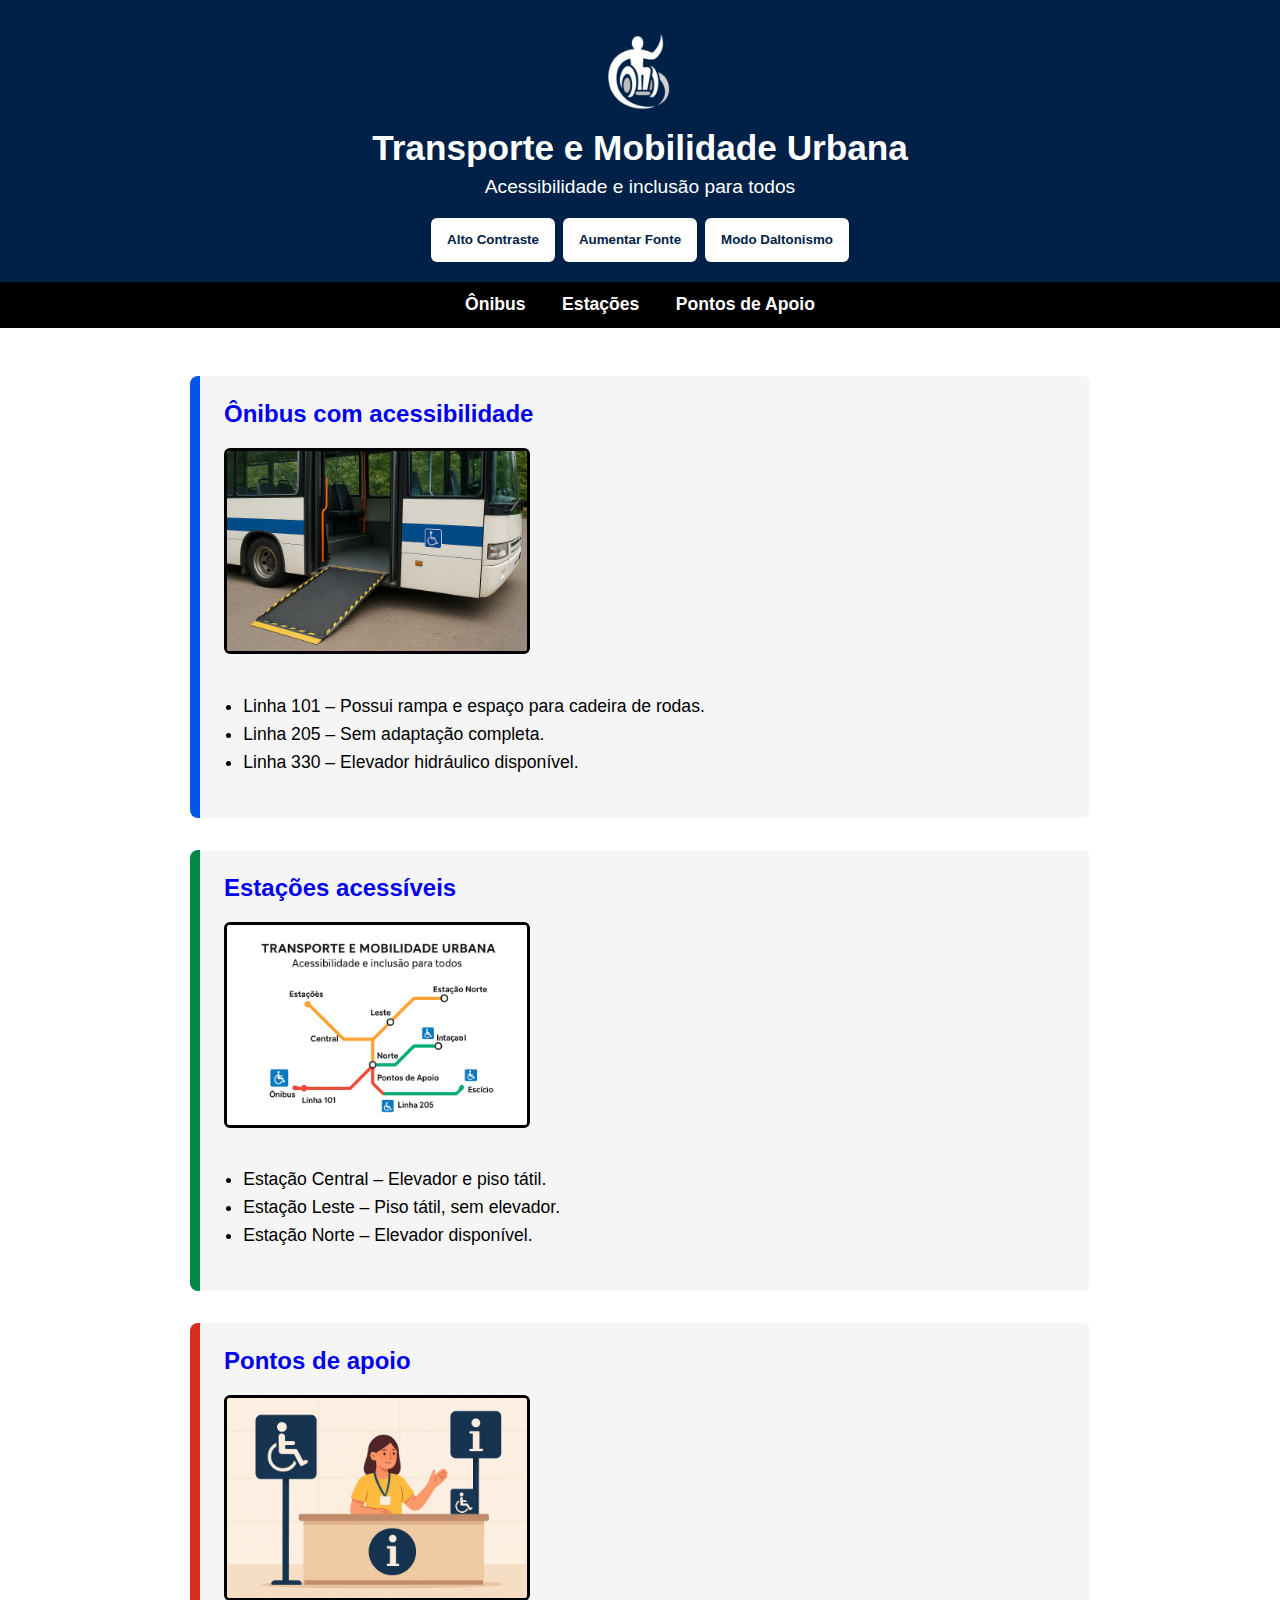
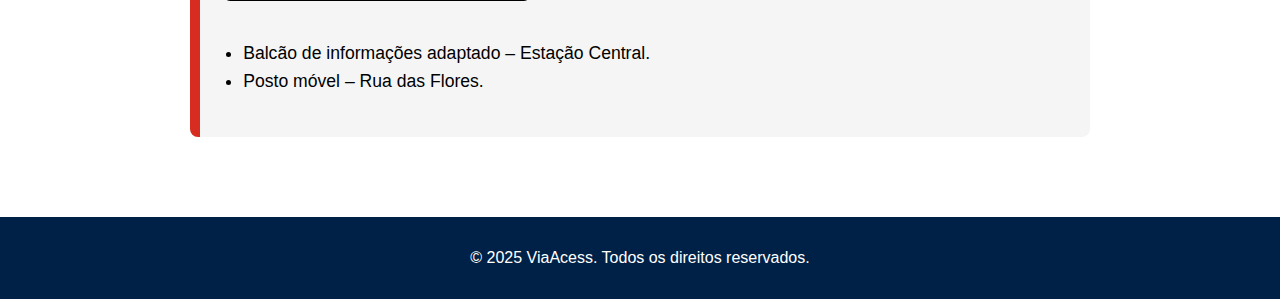
<file: desafio_acessibilidade/index.html>
<!DOCTYPE html>
<html lang="pt-br">
<head>
    <meta charset="UTF-8">
    <meta name="viewport" content="width=device-width, initial-scale=1.0">
    <title>Desafio Acessibilidade</title>
    <link rel="stylesheet" href="style.css">
</head>
<body>

  <header style="text-align: center; padding: 20px;">
  <img src="img/logo.png" 
       alt="Logo Transporte Acessível" 
       style="width: 120px; display: block; margin: 0 auto 10px;">
    
    
    <h1> Transporte e Mobilidade Urbana</h1>
    <p>Acessibilidade e inclusão para todos</p>

    <!-- Botões de acessibilidade -->
    <div class="accessibility-tools">
      <button onclick="document.body.classList.toggle('high-contrast')">Alto Contraste</button>
      <button onclick="document.body.classList.toggle('large-font')">Aumentar Fonte</button>
      <button onclick="document.body.classList.toggle('colorblind-mode')"> Modo Daltonismo</button>
    </div>
  </header>

  <nav>
    <a href="#onibus">Ônibus</a>
    <a href="#estacoes">Estações</a>
    <a href="#apoio">Pontos de Apoio</a>
  </nav>

  <main>
    <section id="onibus">
      <h2> <a href="onibus.html" style="text-decoration: none;">Ônibus com acessibilidade</a></h2>
      <img src="img/6665c559-0464-49b0-813b-c56f1584f553.jpg" class="imagem">
      <ul>
        <li>Linha 101 – Possui rampa e espaço para cadeira de rodas.</li>
        <li>Linha 205 – Sem adaptação completa.</li>
        <li>Linha 330 – Elevador hidráulico disponível.</li>
      </ul>
    </section>

    <section id="estacoes">
      <h2> <a href="estacao.html" style="text-decoration: none;">Estações acessíveis</a></h2>
      <img src="img/eeec311a-2052-4298-96be-6aa12ed83f40.jpg" alt="Estação de metrô com acessibilidade" class="imagem">
      <ul>
        <li>Estação Central – Elevador e piso tátil.</li>
        <li>Estação Leste – Piso tátil, sem elevador.</li>
        <li>Estação Norte – Elevador disponível.</li>
      </ul>
    </section>

    <section id="apoio">
      <h2> <a href="apoio.html" style="text-decoration: none;">Pontos de apoio</a></h2>
      <img src="img/27ceca8c-e02d-4622-a75d-fbba5672b127.jpg" alt="Ponto de apoio com atendimento" class="imagem">
      <ul>
        <li>Balcão de informações adaptado – Estação Central.</li>
        <li>Posto móvel – Rua das Flores.</li>
      </ul>
    </section>
  </main>

  <footer>
    <p>© 2025 ViaAcess. Todos os direitos reservados.</p>
  </footer>
</body>
</html>
</file>
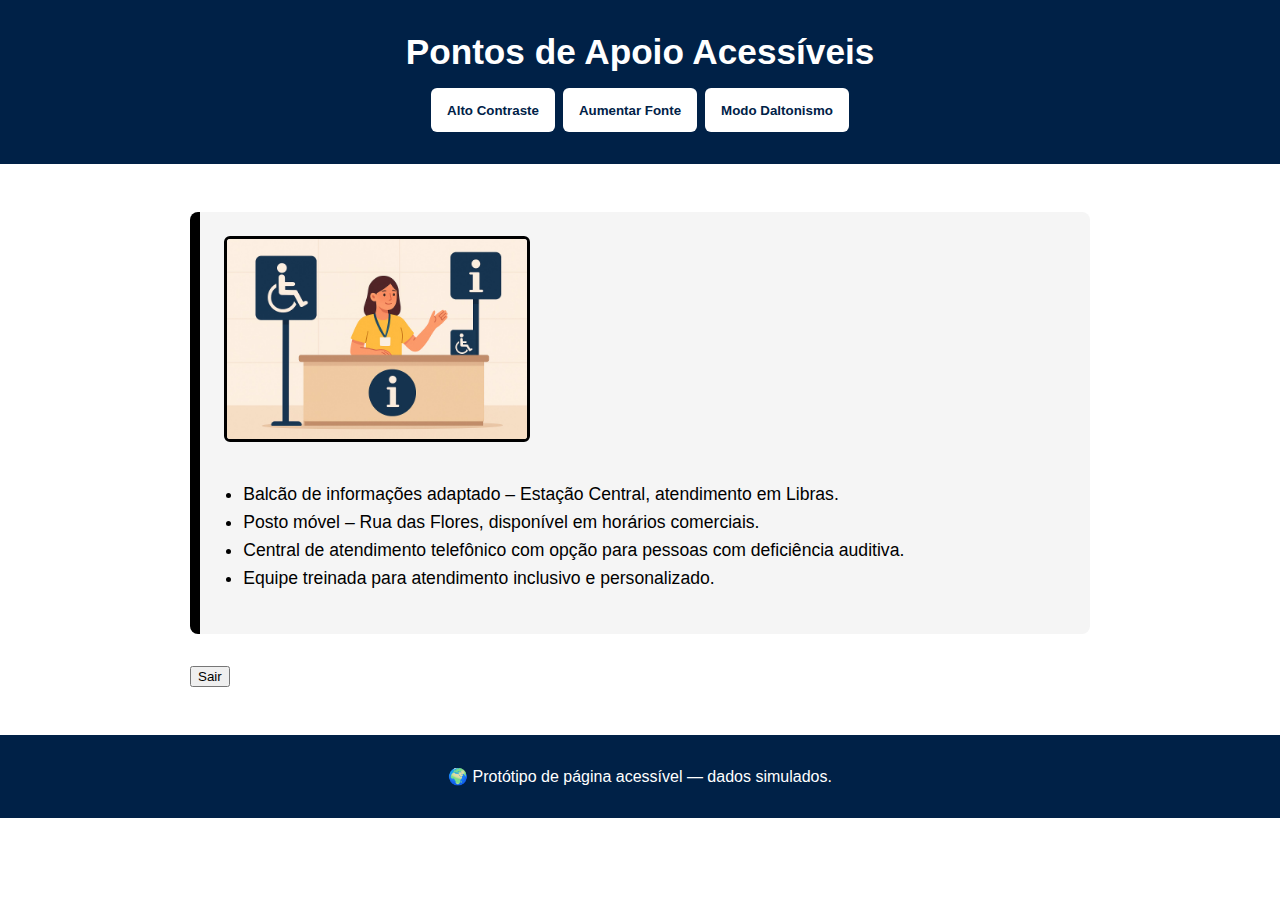
<file: desafio_acessibilidade/apoio.html>
<!DOCTYPE html>
<html lang="pt-br">
<head>
  <meta charset="UTF-8" />
  <meta name="viewport" content="width=device-width, initial-scale=1" />
  <title>Pontos de Apoio</title>
  <link rel="stylesheet" href="style.css" />
</head>
<body>
    
  <header>
    <h1>Pontos de Apoio Acessíveis</h1>
    <div class="accessibility-tools">
      <button onclick="document.body.classList.toggle('high-contrast')">Alto Contraste</button>
      <button onclick="document.body.classList.toggle('large-font')">Aumentar Fonte</button>
      <button onclick="document.body.classList.toggle('colorblind-mode')"> Modo Daltonismo</button>
    </div>

    
  </header>

  

  <main>
    <section>
      
      <img
        src="img/27ceca8c-e02d-4622-a75d-fbba5672b127.jpg"
        alt="Ponto de apoio com atendimento"
        class="imagem"
      />
      
      <ul>
        <li>Balcão de informações adaptado – Estação Central, atendimento em Libras.</li>
        <li>Posto móvel – Rua das Flores, disponível em horários comerciais.</li>
        <li>Central de atendimento telefônico com opção para pessoas com deficiência auditiva.</li>
        <li>Equipe treinada para atendimento inclusivo e personalizado.</li>
      </ul>
    </section>

    <button class="Sair" onclick="window.location.href='index.html'">Sair</button>
  </main>

  <footer>
    <p>🌍 Protótipo de página acessível — dados simulados.</p>
  </footer>

 
</body>
</html>
</file>
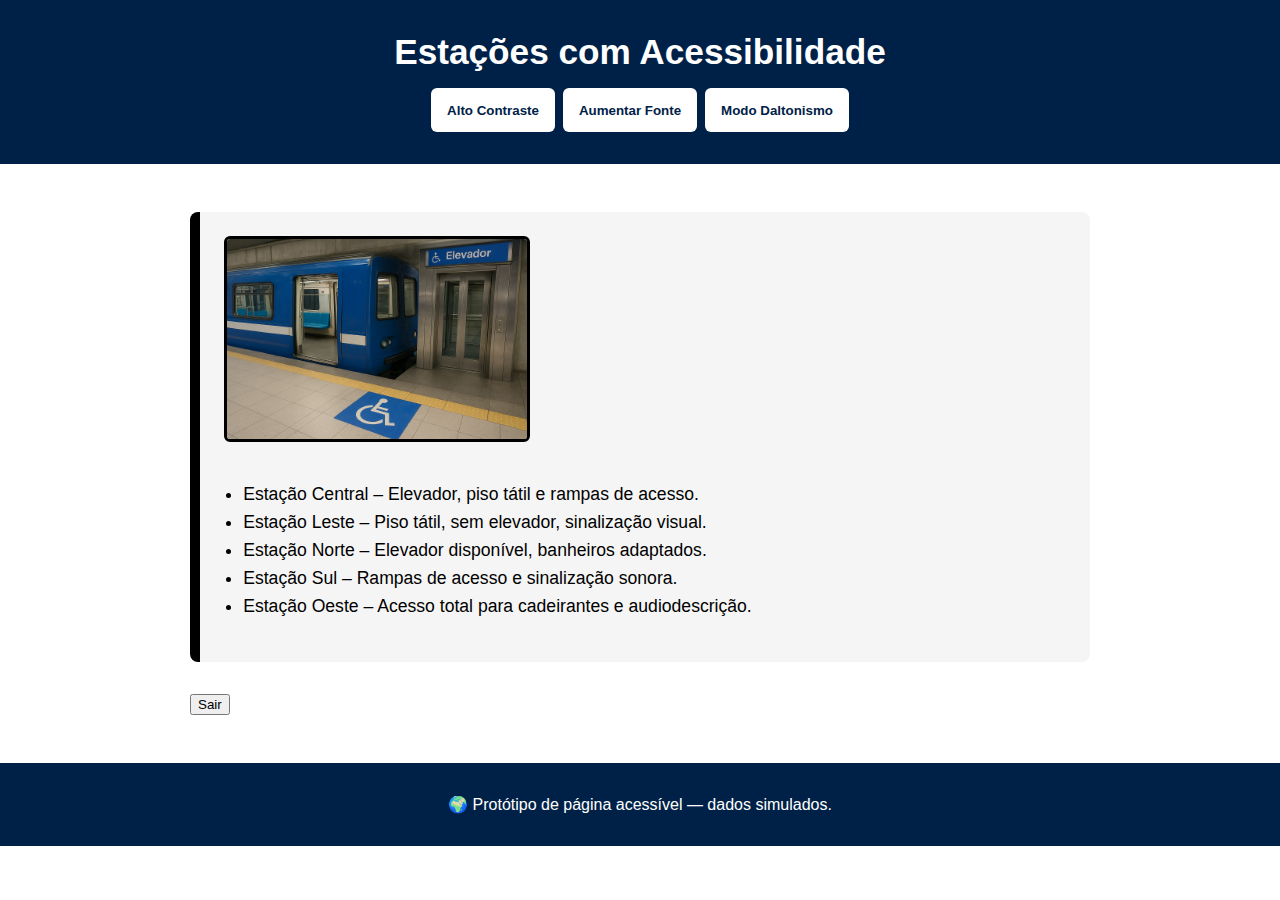
<file: desafio_acessibilidade/estacao.html>
<!DOCTYPE html>
<html lang="pt-br">
<head>
  <meta charset="UTF-8" />
  <meta name="viewport" content="width=device-width, initial-scale=1" />
  <title>Estações Acessíveis</title>
  <link rel="stylesheet" href="style.css" />
</head>
<body>
   
  <header>
    <h1>Estações com Acessibilidade</h1>
     <div class="accessibility-tools">
      <button onclick="document.body.classList.toggle('high-contrast')">Alto Contraste</button>
      <button onclick="document.body.classList.toggle('large-font')">Aumentar Fonte</button>
      <button onclick="document.body.classList.toggle('colorblind-mode')"> Modo Daltonismo</button>
    </div>

    
  </header>


  <main>
    <section>
      
      
      <!-- Imagem do mapa -->
      <img
        src="img/6dd21ce2-5efe-40b1-8513-268169117d9f.jpg"
        alt="Mapa da estação"
        class="imagem"
      />
      
      <ul>
        <li>Estação Central – Elevador, piso tátil e rampas de acesso.</li>
        <li>Estação Leste – Piso tátil, sem elevador, sinalização visual.</li>
        <li>Estação Norte – Elevador disponível, banheiros adaptados.</li>
        <li>Estação Sul – Rampas de acesso e sinalização sonora.</li>
        <li>Estação Oeste – Acesso total para cadeirantes e audiodescrição.</li>
      </ul>
    </section>

    <button class="Sair" onclick="window.location.href='index.html'">Sair</button>
  </main>

  <footer>
    <p>🌍 Protótipo de página acessível — dados simulados.</p>
  </footer>

  
</body>
</html>
</file>
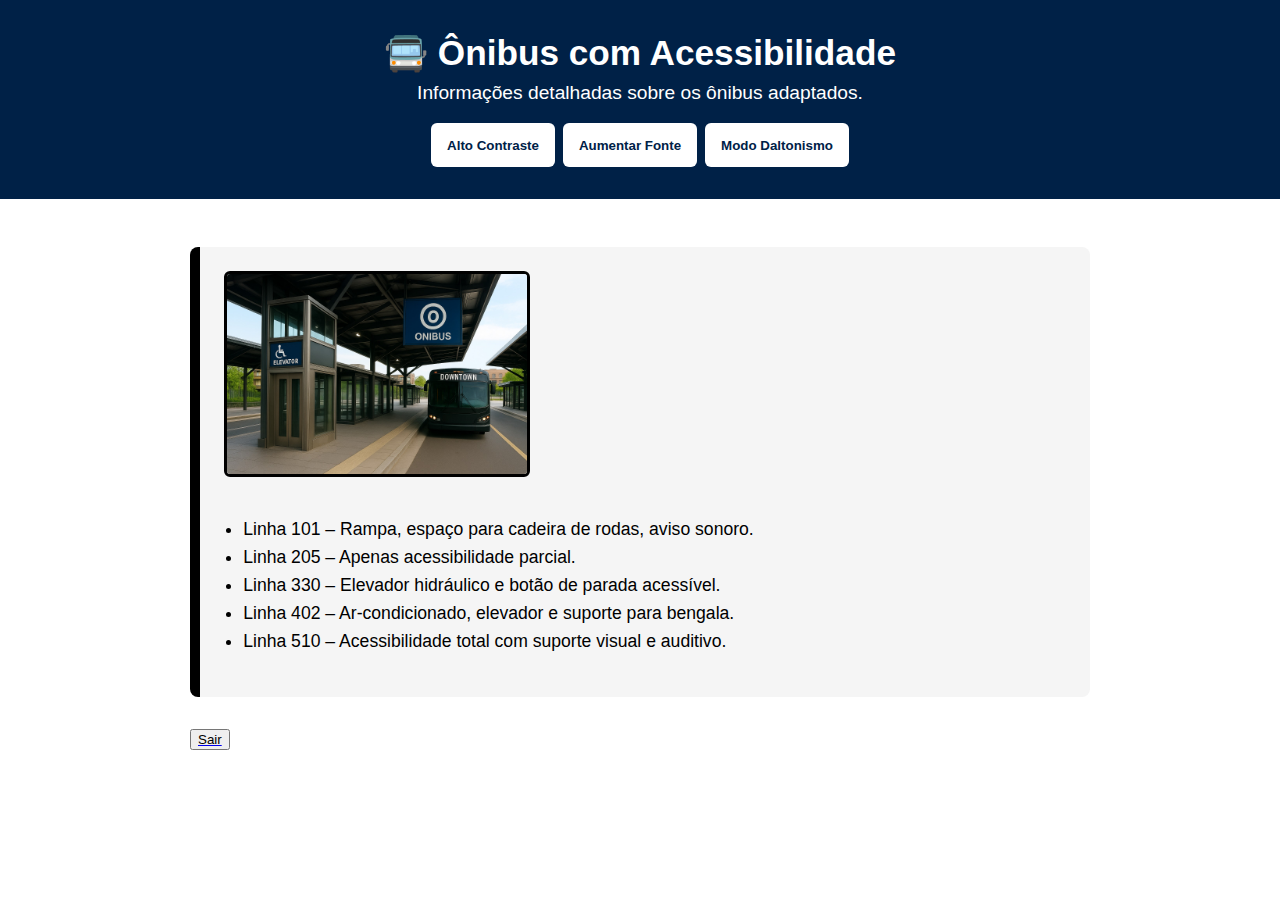
<file: desafio_acessibilidade/onibus.html>
<!DOCTYPE html>
<html lang="pt-br">
<head>
  <meta charset="UTF-8" />
  <meta name="viewport" content="width=device-width, initial-scale=1.0"/>
  <title>Ônibus Acessíveis</title>
  <link rel="stylesheet" href="style.css"/>
</head>
<body>
    
  <header>
    <h1>🚍 Ônibus com Acessibilidade</h1>
    <p>Informações detalhadas sobre os ônibus adaptados.</p>
    <div class="accessibility-tools">
      <button onclick="document.body.classList.toggle('high-contrast')">Alto Contraste</button>
      <button onclick="document.body.classList.toggle('large-font')">Aumentar Fonte</button>
      <button onclick="document.body.classList.toggle('colorblind-mode')"> Modo Daltonismo</button>
    </div>
  </header>

  <main>
    <section>
      <img class="imagem" src="img/169d3848-f7a2-4766-98b3-1e2ece876483.jpg" alt="Ônibus acessível"/>
      <ul>
        <li>Linha 101 – Rampa, espaço para cadeira de rodas, aviso sonoro.</li>
        <li>Linha 205 – Apenas acessibilidade parcial.</li>
        <li>Linha 330 – Elevador hidráulico e botão de parada acessível.</li>
        <li>Linha 402 – Ar-condicionado, elevador e suporte para bengala.</li>
        <li>Linha 510 – Acessibilidade total com suporte visual e auditivo.</li>
      </ul>
    </section>

    <div style="text-align:center; margin-top: 2rem;">
      <a href="index.html"><button class="Sair">Sair</button></a>
    </div>
  </main>

  
</body>
</html>
</file>
<file: desafio_acessibilidade/style.css>
/* ===== Reset e corpo ===== */
body {
  font-family: Arial, sans-serif;
  margin: 0;
  padding: 0;
  background: #ffffff;
  color: #000000;
  font-size: 16px; /* base para aumentar depois */
  transition: all 0.3s ease;
}

/* ===== Cabeçalho ===== */
header {
  background: #002147; /* azul bem escuro */
  color: #ffffff;
  padding: 2rem 1rem;
  text-align: center;
}

header h1 {
  margin: 0;
  font-size: 2.2rem;
}

header p {
  margin-top: 0.5rem;
  font-size: 1.2rem;
}

/* ===== Botões de acessibilidade ===== */
.accessibility-tools {
  margin-top: 1rem;
  display: flex;
  gap: 0.5rem;
  justify-content: center;
  flex-wrap: wrap;
}

.accessibility-tools button {
  padding: 0.75rem 1rem;
  border: none;
  border-radius: 6px;
  font-weight: bold;
  cursor: pointer;
  background: #ffffff;
  color: #002147; /* combina com o header */
  min-width: 44px;
  min-height: 44px;
  transition: all 0.2s ease;
}

/* ===== Navegação ===== */
nav {
  background-color: #000000;
  text-align: center;
  padding: 0.8rem;
}

nav a {
  margin: 0 1rem;
  text-decoration: none;
  color: #ffff; /* amarelo forte */
  font-weight: bold;
  font-size: 1.1rem;
}

nav a:hover,
nav a:focus-visible {
  color: #ff0000; /* verde neon no hover */
}

.Sair{
    display: flex;
    justify-content: center;
}

a:hover{
    transition: 0.5s ease;
    font-size: 30px;

}

/* ===== Área principal ===== */
main {
  padding: 1rem;
  max-width: 900px;
  margin: auto;
}

section {
  background-color: #f5f5f5;
  margin: 2rem 0;
  padding: 1.5rem;
  border-radius: 8px;
  border-left: 10px solid;
}

#onibus {
  border-color: #0057e7; /* azul forte */
}

#estacoes {
  border-color: #008744; /* verde forte */
}

#apoio {
  border-color: #d62d20; /* vermelho forte */
}

h2 {
  margin-top: 0;
}

/* Lista */
ul {
  padding-left: 1.2rem;
  line-height: 1.6;
  font-size: 1.1rem;
}

/* Imagens */
.imagem {
  width: 300px;
  max-height: 250px;
  object-fit: cover;
  border-radius: 6px;
  margin-bottom: 1rem;
  border: 3px solid #000; /* contorno para visibilidade */
 
}

/* ===== Rodapé ===== */
footer {
  background: #002147;
  color: #ffffff;
  text-align: center;
  padding: 1rem;
  margin-top: 2rem;
}

/* ===== Alto contraste ===== */
body.high-contrast {
  background: #000000 !important;
  color: #ffffff !important;
}

body.high-contrast header,
body.high-contrast nav,
body.high-contrast footer,
body.high-contrast section {
  background: #000000 !important;
  color: #ffffff !important;
  border-color: #ffffff !important;
}

body.high-contrast nav a {
  color: yellow !important;
}

/* ===== Aumentar fonte ===== */
body.large-font {
  font-size: 20px; /* base aumentada, todos os elementos com rem/em crescem proporcionalmente */
}

/* ===== Responsividade ===== */
@media (max-width: 600px) {
  nav {
    flex-direction: column;
    gap: 0.5rem;
  }
  .accessibility-tools {
    flex-direction: column;
  }
}

/* Modo Daltonismo */
.colorblind-mode {
  /* Cores com contraste seguro */
  background-color: #f5f5f5;
  color: #000;
}

.colorblind-mode a {
  color: #0055cc; /* Azul mais escuro para melhor contraste */
}

.colorblind-mode .imagem {
  filter: grayscale(100%) contrast(120%);
  /* deixa imagens neutras para não confundir nas cores */
}
</file>
